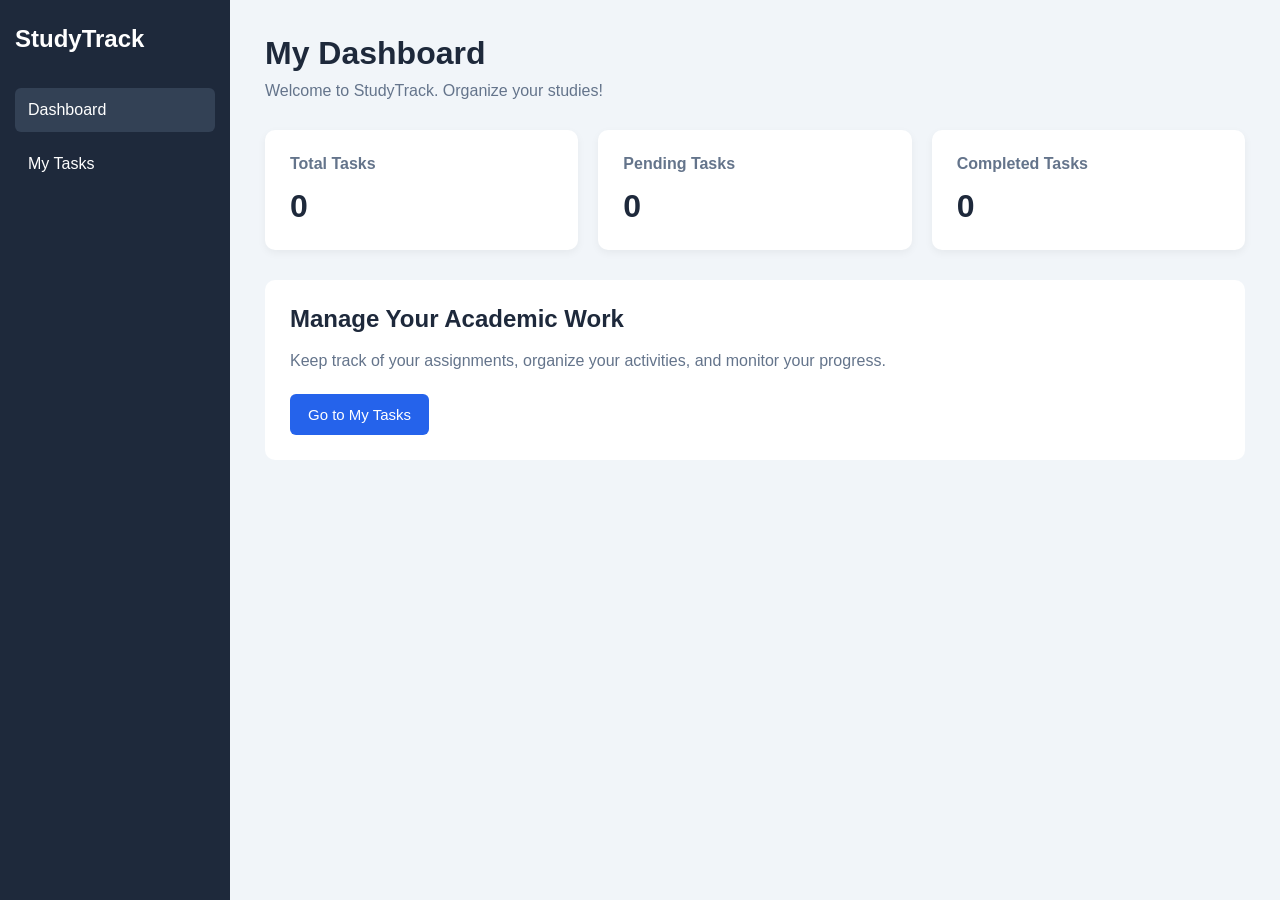
<file: index.html>
<!DOCTYPE html>
<html lang="en">
<head>
    <meta charset="UTF-8">
    <meta name="viewport" content="width=device-width, initial-scale=1.0">

    <title>StudyTrack | Dashboard</title>

    <link rel="stylesheet" href="style.css">
    <script src="script.js" defer></script>
</head>

<body>

    <aside class="sidebar">
        <h2>StudyTrack</h2>

        <nav>
            <a href="index.html" class="active">Dashboard</a>
            <a href="tasks.html">My Tasks</a>
        </nav>
    </aside>

    <main class="main-content">

        <header>
            <h1>My Dashboard</h1>
            <p>Welcome to StudyTrack. Organize your studies!</p>
        </header>

        <section class="summary-cards">

            <div class="card">
                <h3>Total Tasks</h3>
                <p id="totalTasks">0</p>
            </div>

            <div class="card">
                <h3>Pending Tasks</h3>
                <p id="pendingTasks">0</p>
            </div>

            <div class="card">
                <h3>Completed Tasks</h3>
                <p id="completedTasks">0</p>
            </div>

        </section>

        <section class="welcome-section">
            <h2>Manage Your Academic Work</h2>

            <p>
                Keep track of your assignments, organize your
                activities, and monitor your progress.
            </p>

            <a href="tasks.html" class="button">
                Go to My Tasks
            </a>
        </section>

    </main>

</body>
</html>
</file>
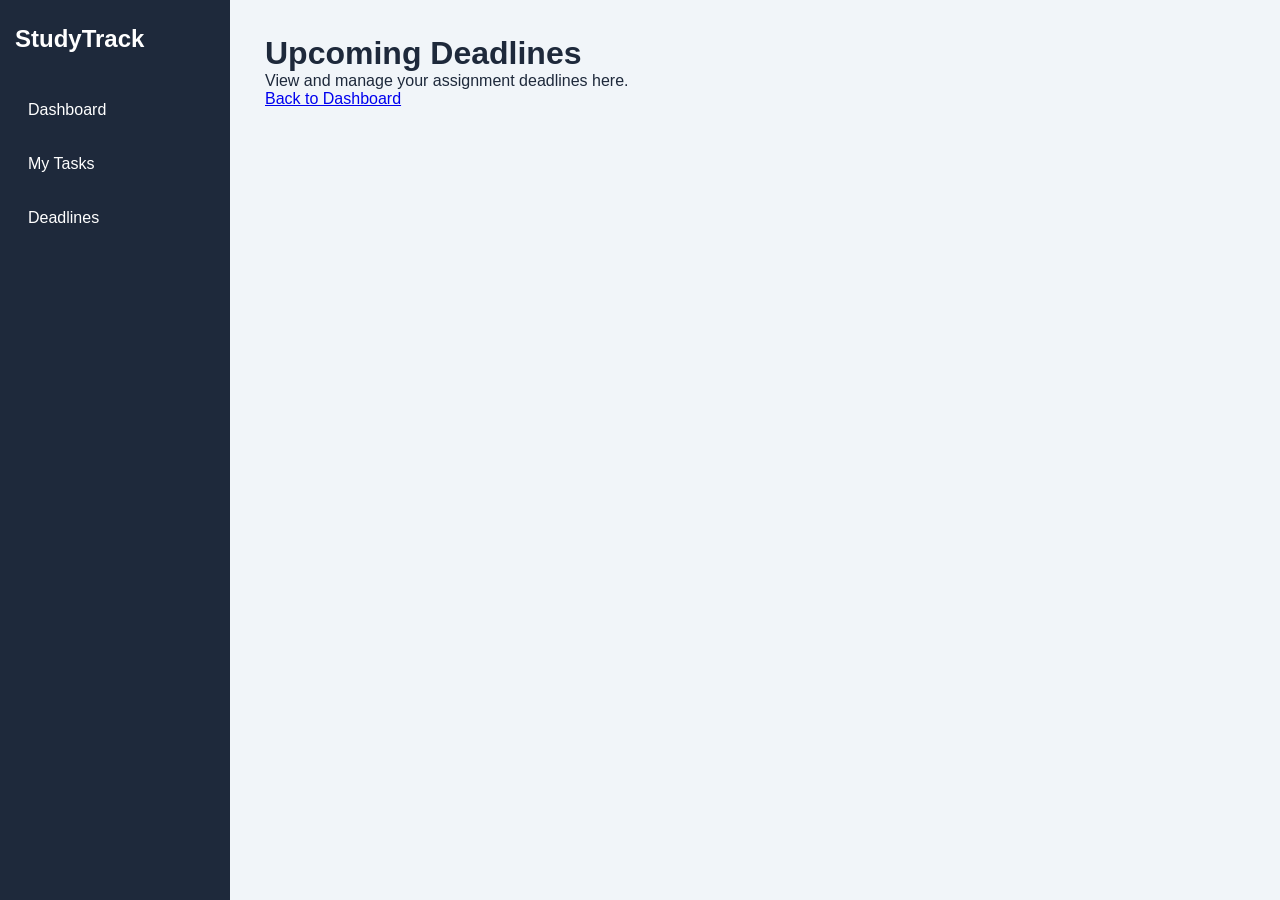
<file: deadlines.html>
<!DOCTYPE html>
<html lang="en">
<head>
    <meta charset="UTF-8">
    <meta name="viewport" content="width=device-width, initial-scale=1.0">

    <title>Deadlines</title>

    <link rel="stylesheet" href="style.css">
</head>

<body>

    <aside class="sidebar">
        <h2>StudyTrack</h2>

        <nav>
            <a href="index.html">Dashboard</a>
            <a href="tasks.html">My Tasks</a>
            <a href="deadlines.html">Deadlines</a>
        </nav>
    </aside>

    <main class="main-content">
        <h1>Upcoming Deadlines</h1>

        <p>View and manage your assignment deadlines here.</p>

        <a href="index.html">Back to Dashboard</a>
    </main>

</body>
</html>
</file>
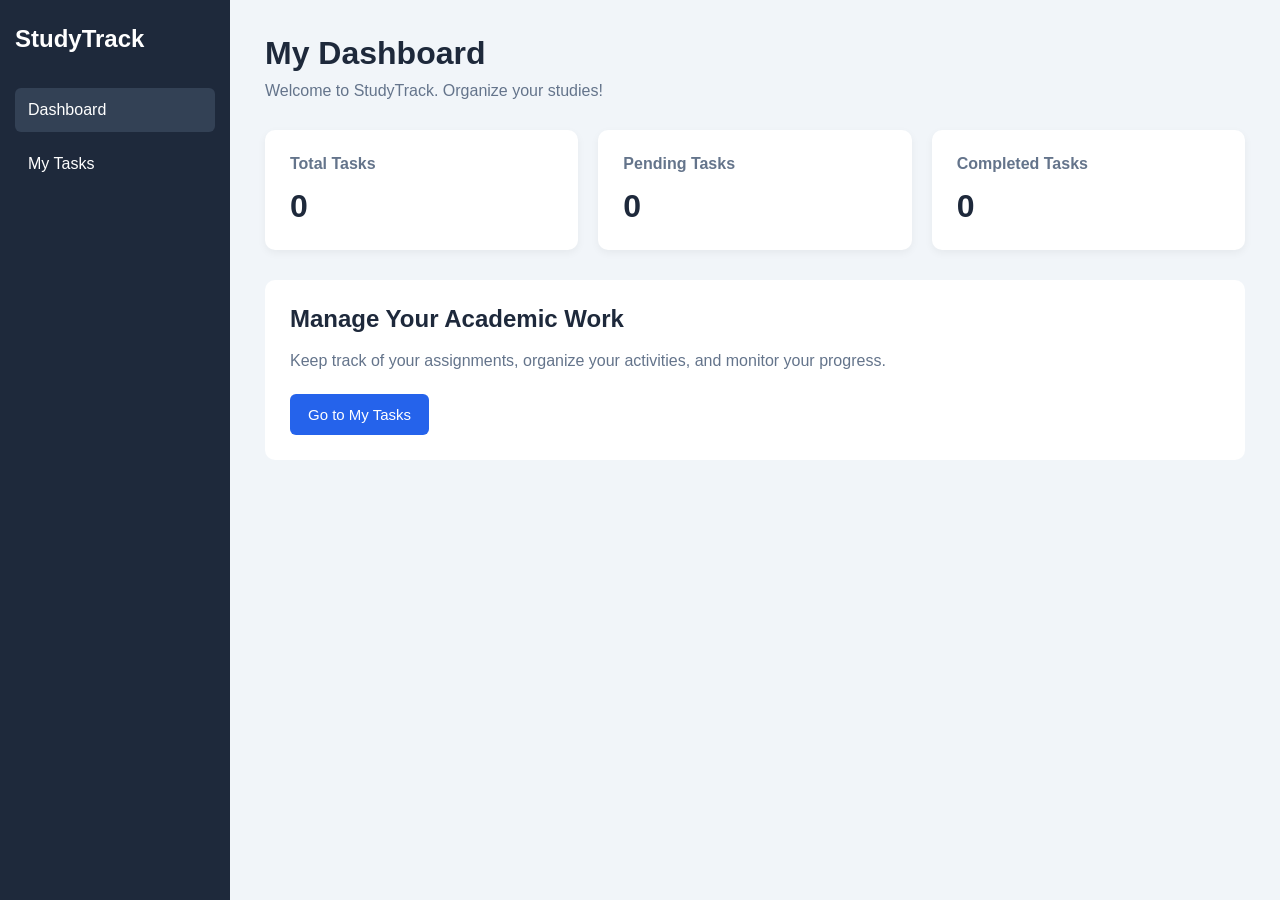
<file: index1.html>
<!DOCTYPE html>
<html lang="en">
<head>
    <meta charset="UTF-8">
    <meta name="viewport" content="width=device-width, initial-scale=1.0">

    <title>StudyTrack | Dashboard</title>

    <link rel="stylesheet" href="style.css">
    <script src="script.js" defer></script>
</head>

<body>

    <aside class="sidebar">
        <h2>StudyTrack</h2>

        <nav>
            <a href="index.html" class="active">Dashboard</a>
            <a href="tasks.html">My Tasks</a>
        </nav>
    </aside>

    <main class="main-content">

        <header>
            <h1>My Dashboard</h1>
            <p>Welcome to StudyTrack. Organize your studies!</p>
        </header>

        <section class="summary-cards">

            <div class="card">
                <h3>Total Tasks</h3>
                <p id="totalTasks">0</p>
            </div>

            <div class="card">
                <h3>Pending Tasks</h3>
                <p id="pendingTasks">0</p>
            </div>

            <div class="card">
                <h3>Completed Tasks</h3>
                <p id="completedTasks">0</p>
            </div>

        </section>

        <section class="welcome-section">
            <h2>Manage Your Academic Work</h2>

            <p>
                Keep track of your assignments, organize your
                activities, and monitor your progress.
            </p>

            <a href="tasks.html" class="button">
                Go to My Tasks
            </a>
        </section>

    </main>

</body>
</html>
</file>
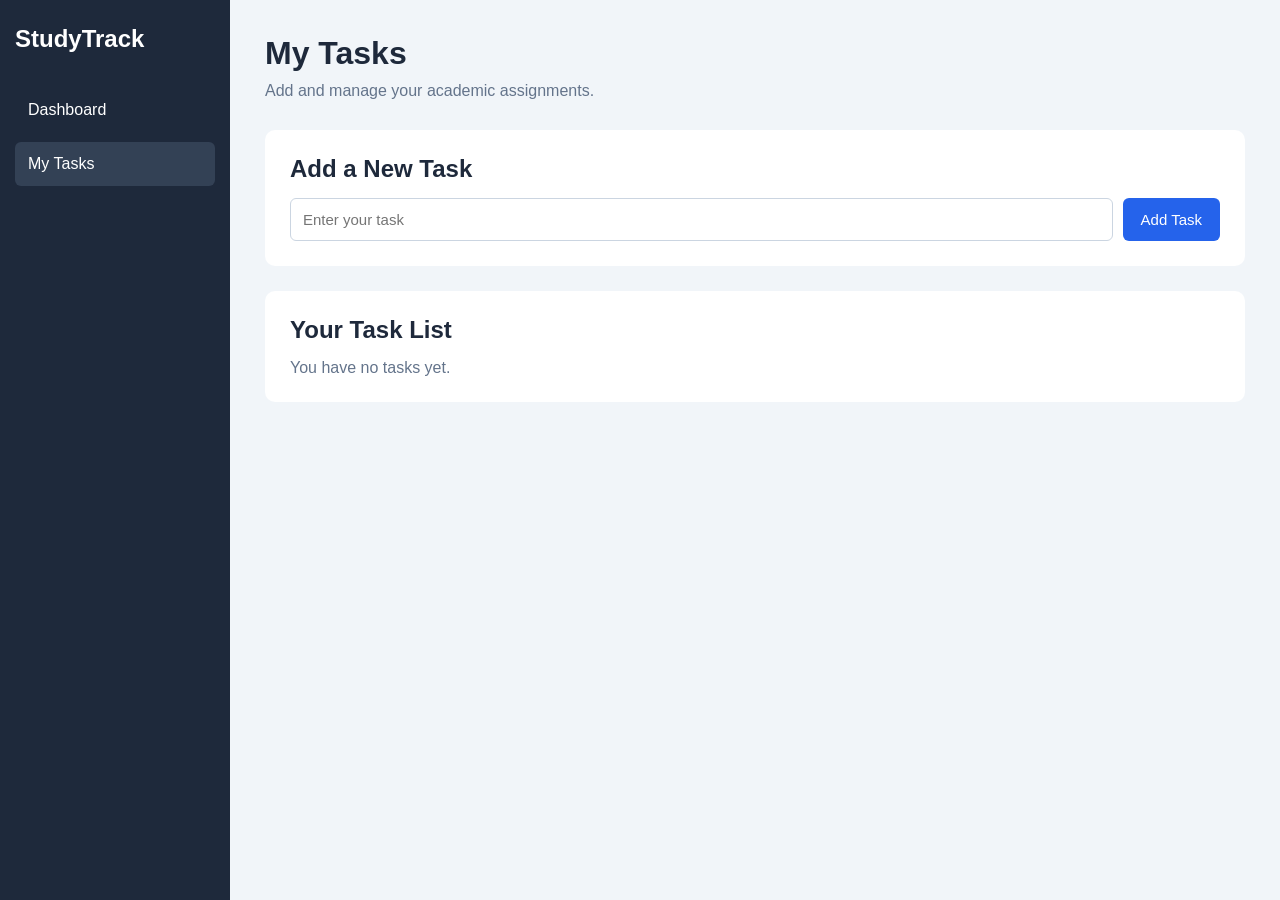
<file: tasks.html>
<!DOCTYPE html>
<html lang="en">
<head>
    <meta charset="UTF-8">
    <meta name="viewport" content="width=device-width, initial-scale=1.0">

    <title>StudyTrack | My Tasks</title>

    <link rel="stylesheet" href="style.css">
    <script src="script.js" defer></script>
</head>

<body>

    <aside class="sidebar">
        <h2>StudyTrack</h2>

        <nav>
            <a href="index.html">Dashboard</a>
            <a href="tasks.html" class="active">My Tasks</a>
        </nav>
    </aside>

    <main class="main-content">

        <header>
            <h1>My Tasks</h1>
            <p>Add and manage your academic assignments.</p>
        </header>

        <section class="task-section">

            <h2>Add a New Task</h2>

            <form id="taskForm">

                <input
                    type="text"
                    id="taskInput"
                    placeholder="Enter your task"
                    required
                >

                <button type="submit" class="button">
                    Add Task
                </button>

            </form>

        </section>

        <section class="task-section">

            <h2>Your Task List</h2>

            <ul id="taskList"></ul>

            <p id="emptyMessage">You have no tasks yet.</p>

        </section>

    </main>

</body>
</html>
</file>
<file: style.css>
* {
    margin: 0;
    padding: 0;
    box-sizing: border-box;
}

body {
    display: flex;
    min-height: 100vh;
    font-family: Arial, sans-serif;
    background-color: #f1f5f9;
    color: #1e293b;
}

/* Sidebar */

.sidebar {
    width: 230px;
    flex-shrink: 0;
    background-color: #1e293b;
    color: white;
    padding: 25px 15px;
}

.sidebar h2 {
    margin-bottom: 35px;
}

.sidebar nav a {
    display: block;
    color: white;
    text-decoration: none;
    padding: 13px;
    margin-bottom: 10px;
    border-radius: 6px;
}

.sidebar nav a:hover,
.sidebar nav a.active {
    background-color: #334155;
}

/* Main content */

.main-content {
    flex: 1;
    min-width: 0;
    padding: 35px;
}

header {
    margin-bottom: 30px;
}

header h1 {
    margin-bottom: 10px;
}

header p {
    color: #64748b;
}

/* Dashboard cards */

.summary-cards {
    display: grid;
    grid-template-columns: repeat(3, minmax(0, 1fr));
    gap: 20px;
    margin-bottom: 30px;
}

.card {
    background-color: white;
    padding: 25px;
    border-radius: 10px;
    box-shadow: 0 3px 8px rgba(0, 0, 0, 0.05);
}

.card h3 {
    font-size: 16px;
    color: #64748b;
}

.card p {
    margin-top: 15px;
    font-size: 32px;
    font-weight: bold;
}

/* Welcome section */

.welcome-section,
.task-section {
    background-color: white;
    padding: 25px;
    border-radius: 10px;
    margin-bottom: 25px;
}

.welcome-section h2,
.task-section h2 {
    margin-bottom: 15px;
}

.welcome-section p {
    color: #64748b;
    line-height: 1.6;
    margin-bottom: 20px;
}

/* Buttons */

.button {
    display: inline-block;
    background-color: #2563eb;
    color: white;
    border: none;
    border-radius: 6px;
    padding: 12px 18px;
    text-decoration: none;
    cursor: pointer;
    font-size: 15px;
}

.button:hover {
    background-color: #1d4ed8;
}

/* Task form */

#taskForm {
    display: flex;
    gap: 10px;
}

#taskInput {
    flex: 1;
    min-width: 0;
    padding: 12px;
    border: 1px solid #cbd5e1;
    border-radius: 6px;
    font-size: 15px;
}

/* Task list */

#taskList {
    list-style: none;
}

#taskList li {
    display: flex;
    align-items: center;
    gap: 12px;
    padding: 15px 0;
    border-bottom: 1px solid #e2e8f0;
}

.task-name {
    flex: 1;
    overflow-wrap: anywhere;
}

.task-name.completed {
    text-decoration: line-through;
    color: #64748b;
}

.delete-button {
    background-color: #dc2626;
    color: white;
    border: none;
    padding: 8px 12px;
    border-radius: 5px;
    cursor: pointer;
}

#emptyMessage {
    color: #64748b;
    margin-top: 10px;
}

/* Responsive design */

@media (max-width: 700px) {
    .sidebar {
        width: 145px;
        padding: 20px 10px;
    }

    .main-content {
        padding: 18px;
    }

    .summary-cards {
        grid-template-columns: 1fr;
    }

    #taskForm {
        flex-direction: column;
    }
}
</file>
